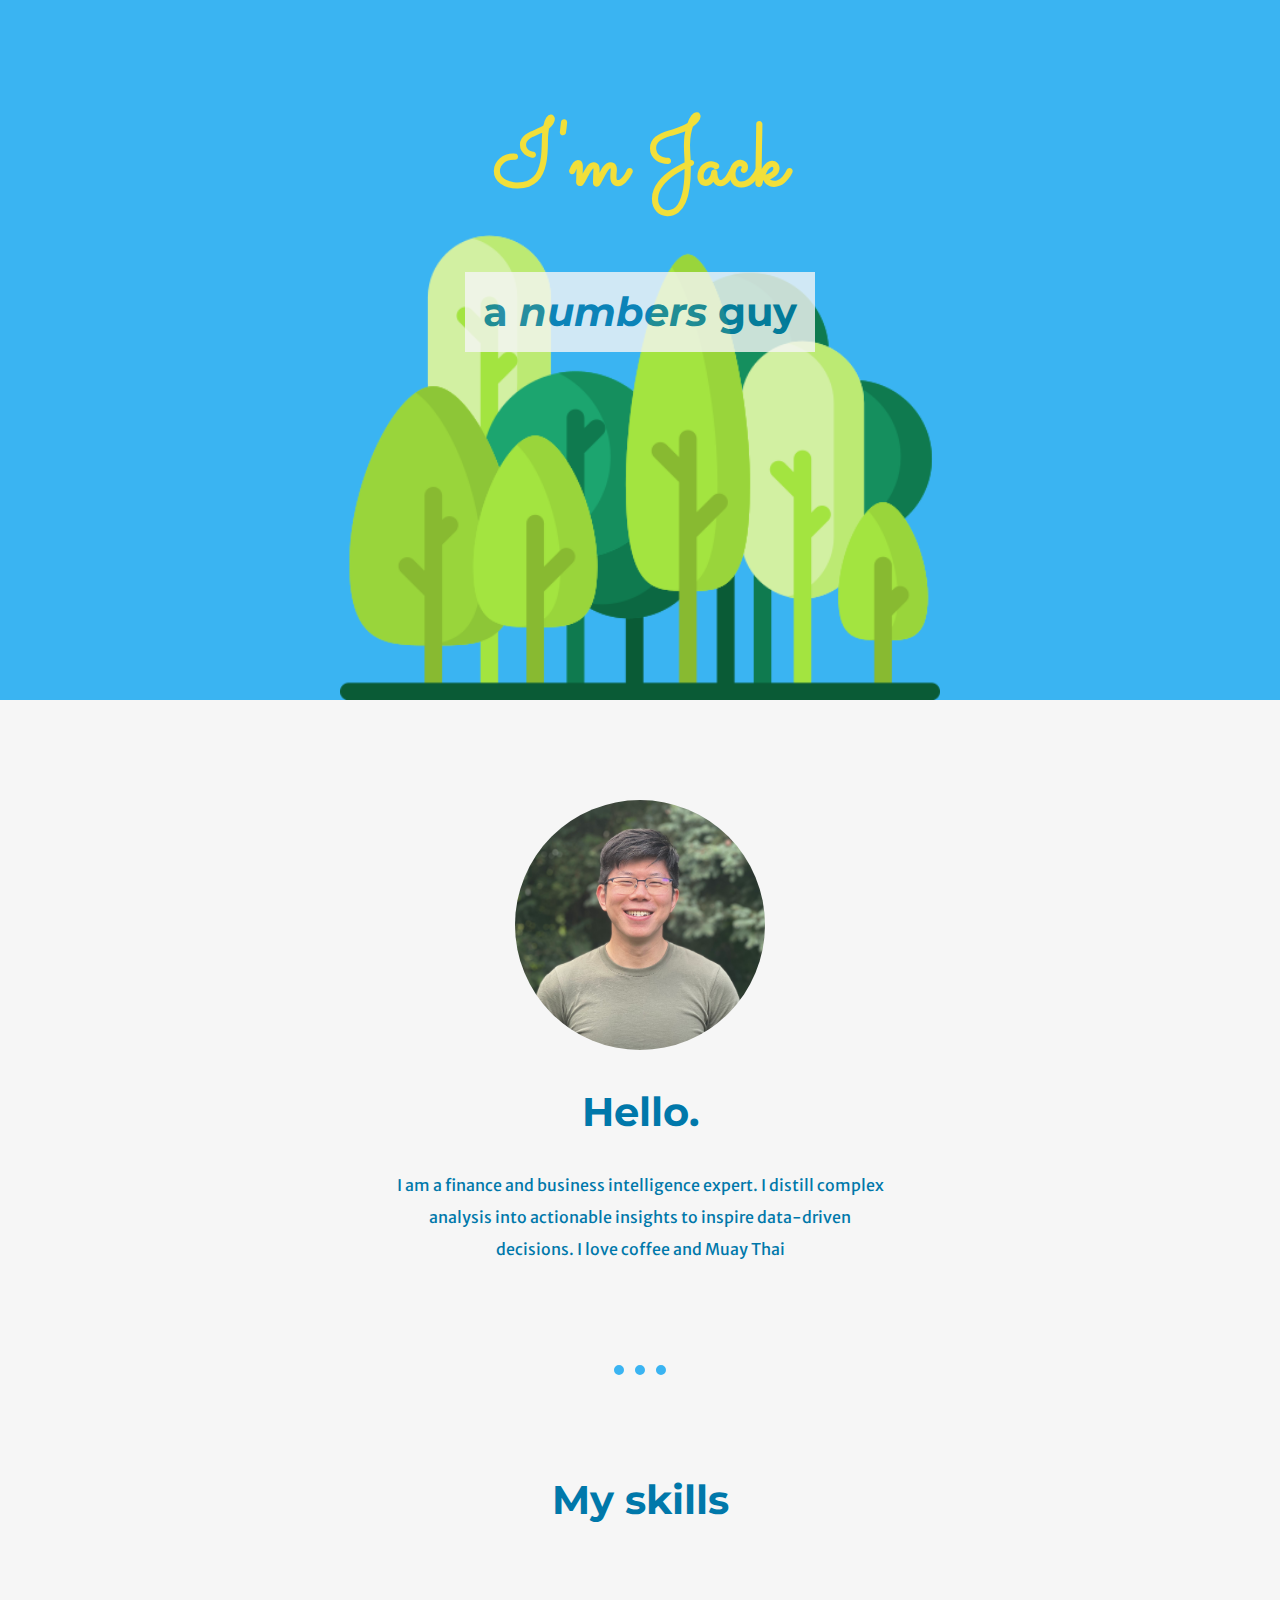
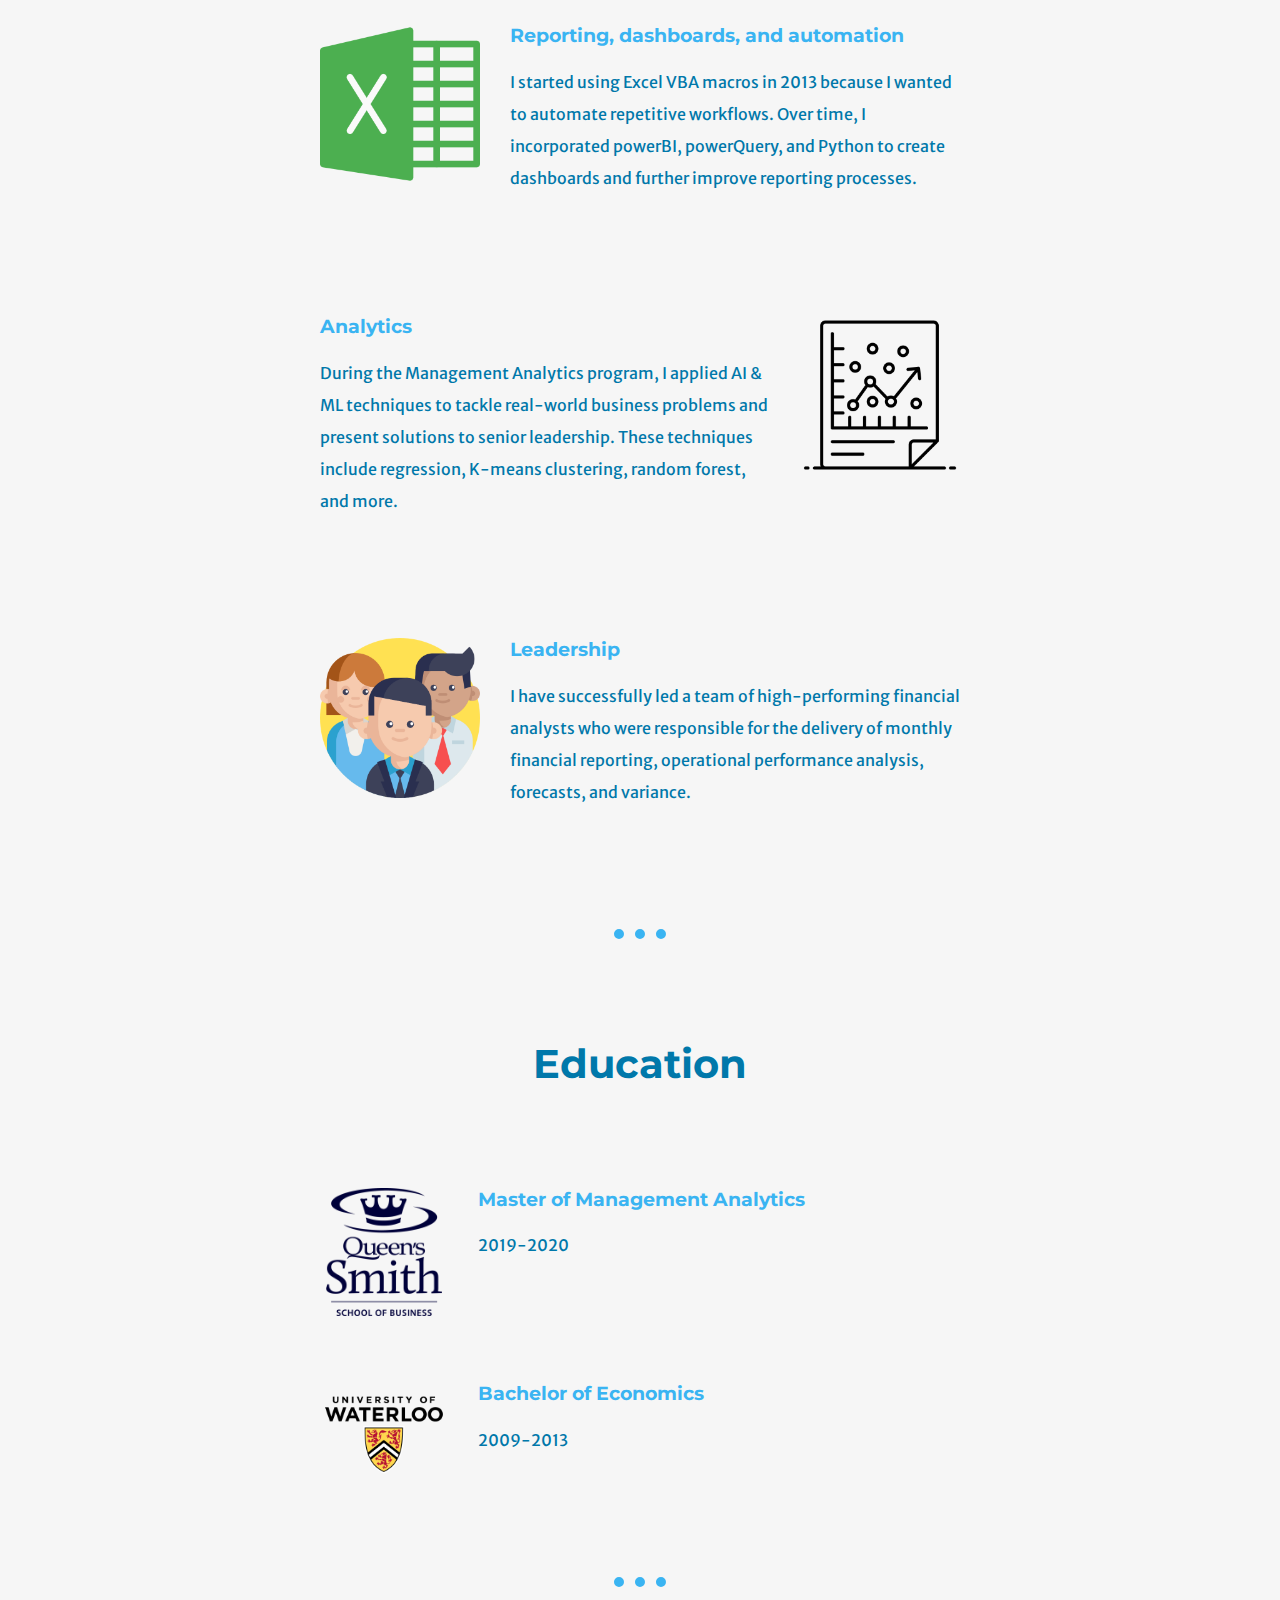
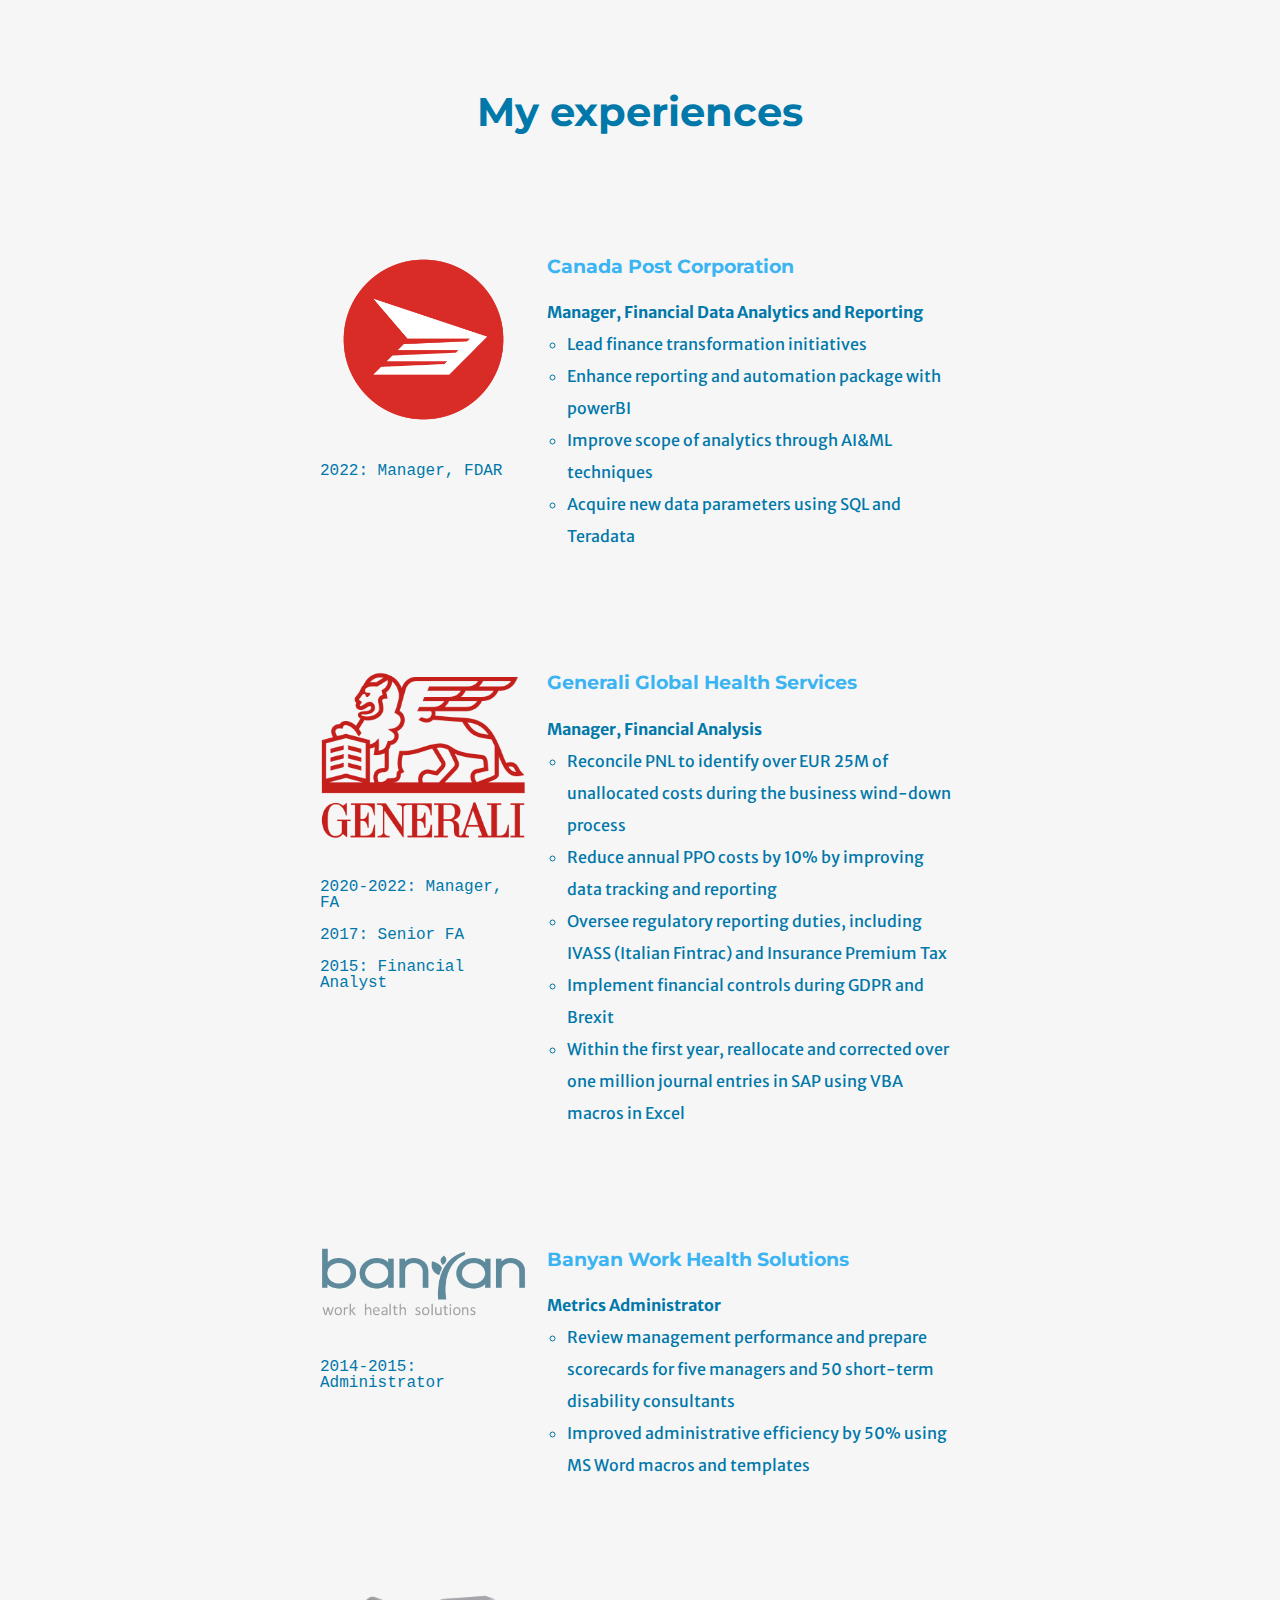
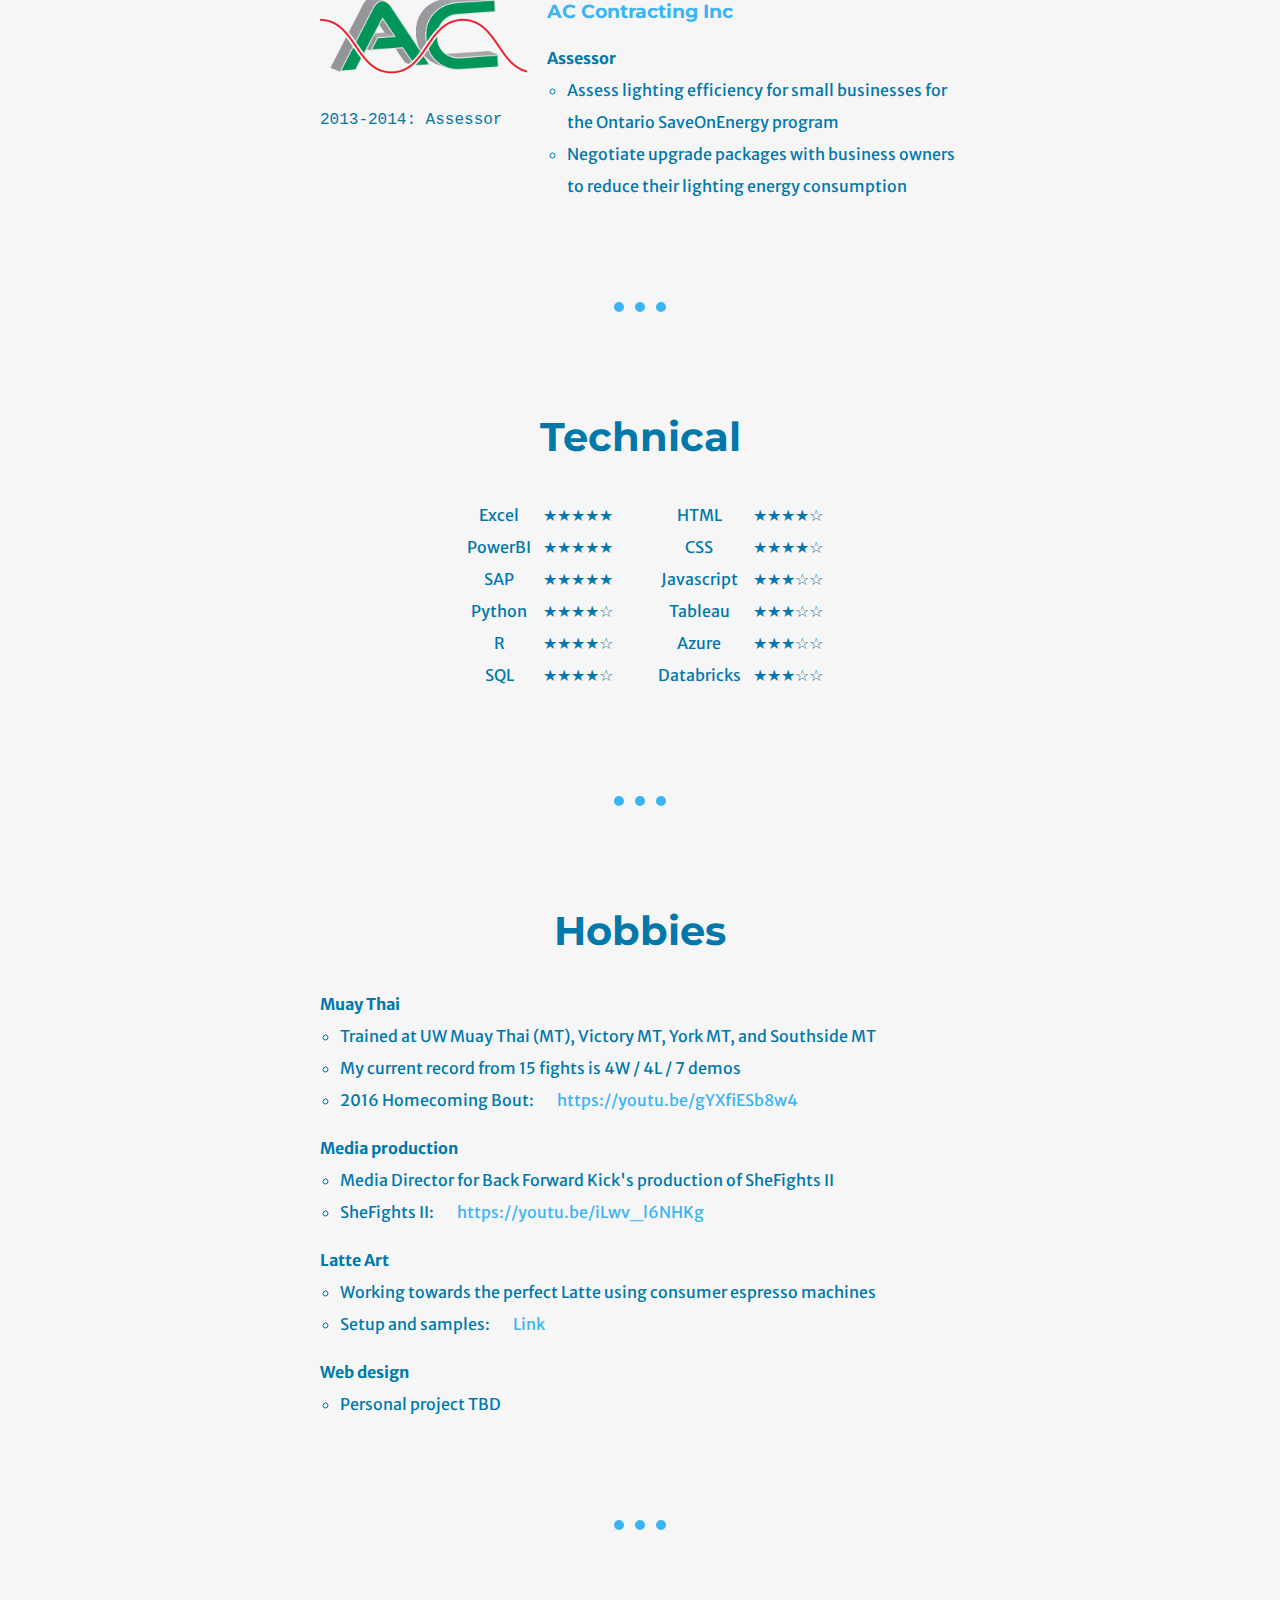
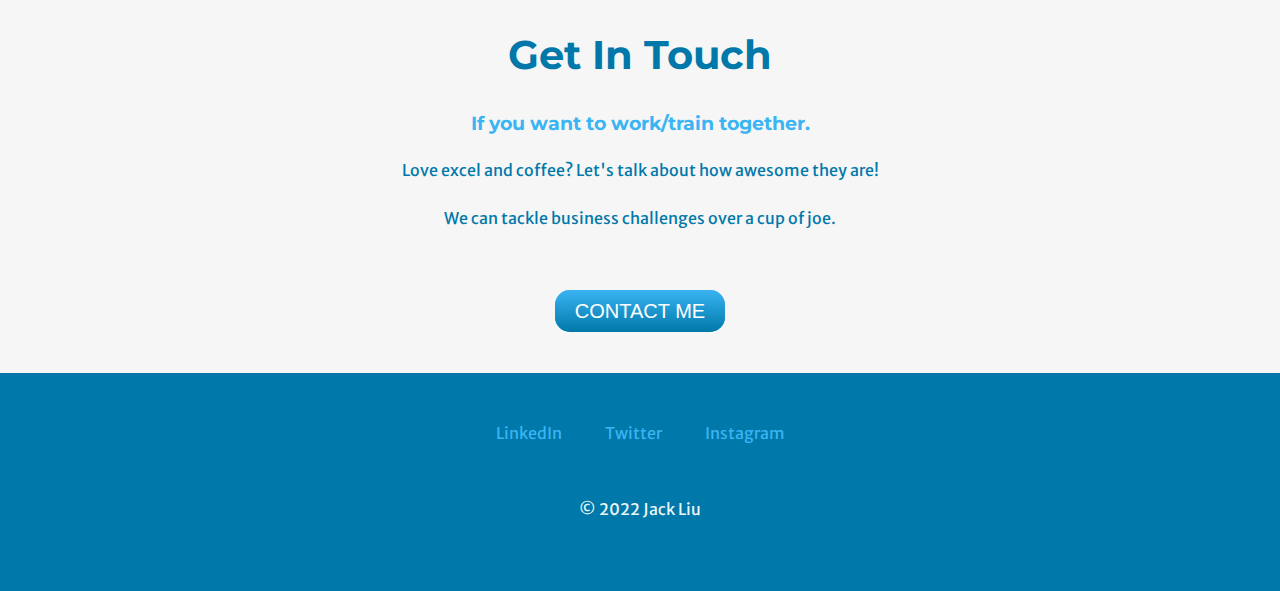
<file: index.html>
<!DOCTYPE html>
<html lang="en" dir="ltr">

<head>
  <meta charset="utf-8">
  <title>Jack Liu</title>
  <link rel="stylesheet" href="css/styles.css">
  <link rel="icon" href="images/FaviconJack2.ico">
  <link rel="preconnect" href="https://fonts.googleapis.com">
  <link rel="preconnect" href="https://fonts.gstatic.com" crossorigin>
  <link href="https://fonts.googleapis.com/css2?family=Merriweather+Sans&family=Montserrat&family=Sacramento&display=swap" rel="stylesheet">
</head>

<body>
  <div class="top-container">
    <img class="forest-img" src="images/forest.png" alt="forest">

    <div class="text-block">
      <h1>I'm Jack</h1>
      <h2>
        <p class="intro-text"> a <span class="pro">numbers</span> guy </p>
      </h2>
    </div>

  </div>

  <div class="middle-container">
    <div class="profile">
      <img class="profile-pic" src="images/profile.jpg" alt="profile-pic">
      <h2>Hello.</h2>
      <p class="profile-intro">I am a finance and business intelligence expert. I distill complex analysis into actionable insights to inspire data-driven decisions. I love coffee and Muay Thai</p>
    </div>
    <hr>
    <div class="skills">
      <h2>My skills</h2>
      <div class="skill-row">
        <img class="excel-img" src="images/excel.png" alt="excel">
        <h3>Reporting, dashboards, and automation</h3>
        <p>I started using Excel VBA macros in 2013 because I wanted to automate repetitive workflows. Over time, I incorporated powerBI, powerQuery, and Python to create dashboards and further improve reporting processes.</p>
      </div>
      <div class="skill-row">
        <img class="regression-img" src="images/regression.png" alt="regression">
        <h3>Analytics</h3>
        <p class="analytics-desc">During the Management Analytics program, I applied AI & ML techniques to tackle real-world business problems and present solutions to senior leadership. These techniques include regression, K-means
          clustering, random
          forest, and more.</p>
      </div>
      <div class="skill-row">
        <img class="lead-img" src="images/leadership.png" alt="leadership">
        <h3>Leadership</h3>
        <p class="lead-desc">I have successfully led a team of high-performing financial analysts who were responsible for the delivery of monthly financial reporting, operational performance analysis, forecasts, and variance.
      </div>
    </div>
    <hr>

    <h2>Education</h2>
    <div class="edu-row">
      <img class="smith-img" src="images/Smith.png" alt="SmithLogo">
      <h3>Master of Management Analytics</h3>
      <p>2019-2020</p>
    </div>

    <div class="edu-row">
      <img class="uwaterloo-img" src="images/UWaterloo.png" alt="UWlogo">
      <h3>Bachelor of Economics</h3>
      <p>2009-2013</p>
    </div>

    <hr />


    <h2>My experiences</h2>
    <div class="exp-row">
      <div class="exp-left">
        <img class="cpc-img" src="images/CPC-img.png" alt="CPC">
        <p class="exp-date">2022: Manager, FDAR</p>
      </div>
      <div class="exp-right">
        <h3>Canada Post Corporation</h3>
        <ul><strong>Manager, Financial Data Analytics and Reporting</strong>
          <ul>
            <li>Lead finance transformation initiatives</li>
            <li>Enhance reporting and automation package with powerBI</li>
            <li>Improve scope of analytics through AI&ML techniques</li>
            <li>Acquire new data parameters using SQL and Teradata</li>

          </ul>
        </ul>
      </div>
    </div>

    <div class="exp-row">
      <div class="exp-left">
        <img class="generali-img" src="images/Generali.png" alt="generali">
        <p class="exp-date">2020-2022: Manager, FA</p>
        <p class="exp-date">2017: Senior FA</p>
        <p class="exp-date">2015: Financial Analyst</p>
      </div>
      <div class="exp-right">
        <h3>Generali Global Health Services</h3>
        <ul><strong>Manager, Financial Analysis</strong>
          <ul>
            <li>Reconcile PNL to identify over EUR 25M of unallocated costs during the business wind-down process</li>
            <li>Reduce annual PPO costs by 10% by improving data tracking and reporting</li>
            <li>Oversee regulatory reporting duties, including IVASS (Italian Fintrac) and Insurance Premium Tax</li>
            <li>Implement financial controls during GDPR and Brexit</li>
            <li>Within the first year, reallocate and corrected over one million journal entries in SAP using VBA macros in Excel</li>
          </ul>
        </ul>
      </div>
    </div>

    <div class="exp-row">
      <div class="exp-left">
        <img class="banyan-img" src="images/Banyan.png" alt="banyan">
        <p class="exp-date">2014-2015: Administrator</p>
      </div>
      <div class="exp-right">
        <h3>Banyan Work Health Solutions</h3>
        <ul><strong>Metrics Administrator</strong>
          <ul>
            <li>Review management performance and prepare scorecards for five managers and 50 short-term disability consultants</li>
            <li>Improved administrative efficiency by 50% using MS Word macros and templates</li>
          </ul>
        </ul>
      </div>
    </div>

    <div class="exp-row">
      <div class="exp-left">
        <img class="ac-img" src="images/ac.png" alt="AC-Contracting">
        <p class="exp-date">2013-2014: Assessor</p>
      </div>
      <div class="exp-right">
        <h3>AC Contracting Inc</h3>
        <ul><strong>Assessor</strong>
          <ul>
            <li>Assess lighting efficiency for small businesses for the Ontario SaveOnEnergy program</li>
            <li>Negotiate upgrade packages with business owners to reduce their lighting energy consumption</li>
          </ul>
        </ul>
      </div>
    </div>

    <hr>

    <h2>Technical</h2>

    <div class="tech-box">

      <div class="tech-left">


        <table cellspacing="10">
          <tbody>
            <tr>
              <td>Excel</td>
              <td>★★★★★</td>
            </tr>
            <tr>
              <td>PowerBI</td>
              <td>★★★★★</td>
            </tr>
            <tr>
              <td>SAP</td>
              <td>★★★★★</td>
            </tr>
            <tr>
              <td>Python</td>
              <td>★★★★☆</td>
            </tr>
            <tr>
              <td>R</td>
              <td>★★★★☆</td>
            </tr>
            <tr>
              <td>SQL</td>
              <td>★★★★☆</td>
            </tr>
        </table>
      </div>

      <div class="tech-right">
        <table cellspacing="10">
          <tbody>
            <tr>
              <td>HTML</td>
              <td>★★★★☆</td>
            </tr>
            <tr>
              <td>CSS</td>
              <td>★★★★☆</td>
            </tr>
            <tr>
              <td>Javascript</td>
              <td>★★★☆☆</td>
            </tr>
            <tr>
              <td>Tableau</td>
              <td>★★★☆☆</td>
            </tr>
            <tr>
              <td>Azure</td>
              <td>★★★☆☆</td>
            </tr>
            <tr>
              <td>Databricks</td>
              <td>★★★☆☆</td>
            </tr>
        </table>

      </div>
    </div>

    <hr>
    <h2>Hobbies</h2>
    <div class="hobbies-box">
      <p>
      <ul><strong>Muay Thai</strong>
        <ul>
          <li>Trained at UW Muay Thai (MT), Victory MT, York MT, and Southside MT</li>
          <li>My current record from 15 fights is 4W / 4L / 7 demos</li>
          <li>2016 Homecoming Bout: <a href="https://youtu.be/gYXfiESb8w4" target="_blank">https://youtu.be/gYXfiESb8w4</a></li>
        </ul>
      </ul>
      </p>
      <p>
      <ul><strong>Media production</strong>
        <ul>
          <li>Media Director for Back Forward Kick's production of SheFights II</li>
          <li>SheFights II: <a href="https://youtu.be/iLwv_l6NHKg" target="_blank">https://youtu.be/iLwv_l6NHKg</a></li>
        </ul>
      </ul>
      </p>
      <ul><strong>Latte Art</strong>
        <ul>
          <li>Working towards the perfect Latte using consumer espresso machines</li>
          <li>Setup and samples: <a href="LatteArt.html" target="_blank">Link</a></li>
        </ul>
      </ul>
      </p>
      <ul><strong>Web design</strong>
        <ul>
          <li>Personal project TBD</li>
        </ul>
      </ul>
      </p>
    </div>

    <hr>

    <div class="contact-me">
      <h2>Get In Touch</h2>
      <h3>If you want to work/train together.</h3>
      <p>Love excel and coffee? Let's talk about how awesome they are!</p>
      <p>We can tackle business challenges over a cup of joe.</p>
      <a class="btn" href="mailto:jack.mu.liu@gmail.com" target="_blank">CONTACT ME</a>
    </div>
  </div>


  <div class="bottom-container">
    <a href="https://www.linkedin.com/in/jack-liu-5069b751/" target="_blank">LinkedIn</a>
    <a href="https://twitter.com/jackatkk" target="_blank">Twitter</a>
    <a href="https://www.instagram.com/jackatk/?hl=en" target="_blank">Instagram</a>
    <p class="copywrite">© 2022 Jack Liu</p>
  </div>

</body>

</html>
</file>
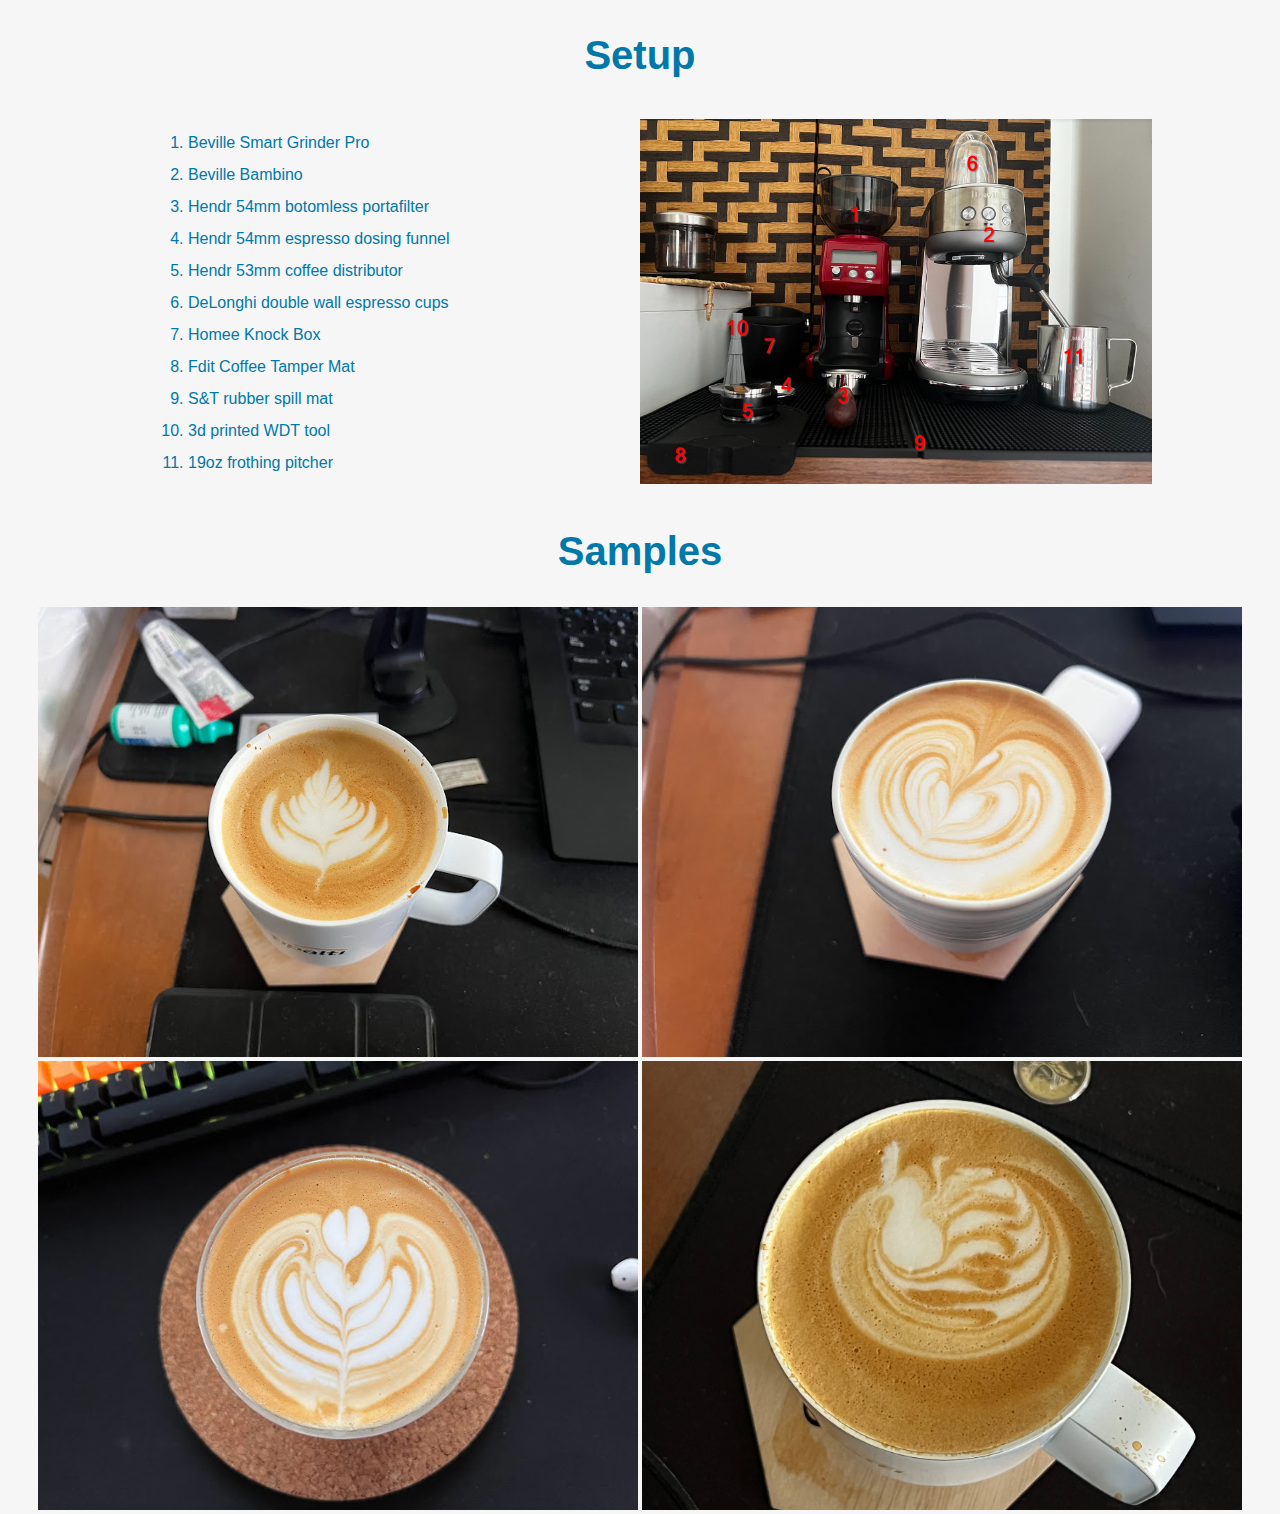
<file: LatteArt.html>
<!DOCTYPE html>
<html lang="en" dir="ltr">

<head>
  <meta charset="utf-8">
  <title> Jack's Latte Art</title>
  <link rel="stylesheet" href="css/styles.css">
</head>

<body>
  <h2>Setup</h2>
  <div class="latte-setup-box">
    <div class="latte-setup-left">




      <ol>
        <li>Beville Smart Grinder Pro</li>
        <li>Beville Bambino</li>
        <li>Hendr 54mm botomless portafilter</li>
        <li>Hendr 54mm espresso dosing funnel</li>
        <li>Hendr 53mm coffee distributor</li>
        <li>DeLonghi double wall espresso cups</li>
        <li>Homee Knock Box</li>
        <li>Fdit Coffee Tamper Mat</li>
        <li>S&T rubber spill mat</li>
        <li>3d printed WDT tool</li>
        <li>19oz frothing pitcher</li>
      </ol>
    </div>

    <div class="latte-setup-right">
      <img class="latte-setup-img" src="images\latte-setup.png" alt="Latte Art Setup">
    </div>

  </div>

  <h2>Samples</h2>

  <img class="latte-img" src="images\LatteArt01.jpg" alt="LatteArt01">
  <img class="latte-img" src="images\LatteArt02.jpg" alt="LatteArt02">
  <img class="latte-img" src="images\LatteArt03.jpg" alt="LatteArt03">
  <img class="latte-img" src="images\LatteArt04.jpg" alt="LatteArt04">


</body>

</html>
</file>
<file: css/styles.css>
a {
  margin-left: 20px;
  margin-right: 20px;
  text-decoration: none;
  color: #3AB4F2;
}

a:hover {
  color: #F2DF3A;
}

h1 {
  font-family: 'Sacramento', cursive;
  font-size: 5.625rem;
  color: #F2DF3A;
  margin: 50px auto 0 auto;
}

h2 {
  font-family: 'Montserrat', sans-serif;
  font-size: 2.5rem;
  font-weight: bold;
  color: #0078AA;
}

h3 {
  font-family: 'Montserrat', sans-serif;
  color: #3AB4F2;
}

body {
  color: #40514E;
  margin: 0;
  text-align: center;
  font-family: 'Merriweather Sans', sans-serif;
  background-color: #F6F6F6;
}

p{
    line-height: 2;
    color: #0078AA;
}

ul{
  line-height: 2;
  color: #0078AA;
  margin: 0;
  border: 0;
  padding: 0;
}

li{
  line-height: 2;
  color: #0078AA;
  margin: auto auto auto 20px;

}


hr {
  margin-top: 100px;
  margin-bottom: 100px;
  width: 4%;
  border-top: 10px dotted;
  border-bottom: 0;
  border-left: 0;
  border-right: 0;
  color: #3AB4F2;
  clear: both;
}

table{
  color: #0078AA;
  margin: auto;
}

.top-container {
  background-color: #3AB4F2;
  padding-top: 350px;
  position: relative;
  height: 350px;

}

.middle-container {
  padding-top: 100px;
}

.bottom-container {
  background-color: #0078AA;
  margin-top: 100px;
  padding-top: 50px;
  padding-bottom: 50px;
}

.intro-text{
  background-color: #F6F6F6;
  opacity: .8;
  width:350px;
  position: relative;
  margin-left: auto;
  margin-right: auto;
}

/*
.intro-text:hover {
  opacity: 0.8;
}*/


.text-block{
position: absolute;
top: 50px;
left: 0;
right: 0;
margin-left: auto;
margin-right: auto;
}



.profile-pic {
  height: 250px;
  width: 250px;
  object-fit: cover;
  border-radius: 50%;
}

.profile-intro {
  color: #0078AA;
  width: 500px;
  margin: auto auto 100px auto;
}

.skills {}

.skill-row {
  width: 50%;
  margin: 100px auto 100px auto;
  text-align: left;
  padding-bottom: 5px;
  max-width: 1100px;
}

.edu-row {
  width: 50%;
  margin: 100px auto 100px auto;
  text-align: left;
  padding-bottom: 5px;
  max-width: 1100px;
}

.exp-row {
  display:flex;
  /*flex-wrap: wrap;*/
  width: 50%;
    max-width: 1100px;
  margin: 100px auto 100px auto;
  text-align: left;
}

.exp-left{
  flex: 1;
  max-width: 250px;
  width: 50%;
  }

.exp-right{
  flex: 2;
  margin-left: 20px;
  max-width: 1100px;
}

.tech-box{
  display:flex;
  margin: auto;
  width:400px;
}

.tech-left{
  flex:1;
}

.tech-right{
  flex:1;
}

.hobbies-box{
  text-align: left;
  margin:auto;
  width:50%;
  max-width: 1100px;
}

/*
@media (max-width: 800px) {
  .flex-item-right, .flex-item-left {
    flex: 100%;
  }
}*/

.exp-date{
  line-height:1em;
  font-family: 'Courier New', monospace;

}

.lead-row {
  width: 50%;
  margin: 100px auto 100px auto;
  text-align: left;
}


.forest-img{
  width: 50%;
  min-width:360;
  max-width: 600px;
  position: absolute;
  bottom: 0;
  left: 0;
  right: 0;
  margin-left: auto;
  margin-right: auto;

}

.lead-img {
  width: 25%;
  max-width: 250px;
  float: left;
  margin-right: 30px;
}

.excel-img {
  width: 25%;
  max-width: 250px;
  float: left;
  margin-right: 30px;
}

.regression-img {
  width: 25%;
  max-width: 250px;
  float: right;
  margin-left: 30px;
}

.smith-img {
  width: 20%;
  max-width: 150px;
  float: left;
  margin-right: 30px;
}

.uwaterloo-img {
  width: 20%;
  max-width: 150px;
  float: left;
  margin-right: 30px;
}

.cpc-img {
  width: 100%;
  margin-right: 80px;
    max-width: 250px;
}

.generali-img {
  width: 100%;
  margin-right: 80px;
    max-width: 250px;
}

.banyan-img {
  width: 100%;
  max-width: 250px;
  margin-right: 80px;
}

.ac-img {
  width: 100%;
  max-width: 250px;
  margin-right: 80px;
}


.top-cloud {
  position: absolute;
  right: 300px;
  top: 50px;
}

.bottom-cloud {
  position: absolute;
  left: 300px;
  bottom: 300px;
}

.pro {
  font-style: italic;
}

.contact-me {
  margin-bottom: 100px;
}

.btn {
  background: #3AB4F2;
  background-image: -webkit-linear-gradient(top, #3AB4F2, #0078AA);
  background-image: -moz-linear-gradient(top, #3AB4F2, #0078AA);
  background-image: -ms-linear-gradient(top, #3AB4F2, #0078AA);
  background-image: -o-linear-gradient(top, #3AB4F2, #0078AA);
  background-image: linear-gradient(to bottom, #3AB4F2, #0078AA);
  -webkit-border-radius: 15;
  -moz-border-radius: 15;
  border-radius: 15px;
  font-family: Arial;
  color: #ffffff;
  font-size: 20px;
  padding: 10px 20px 10px 20px;
  text-decoration: none;
  position: relative;
  top: 50px;
}

.btn:hover {
  background: #75caff;
  background-image: -webkit-linear-gradient(top, #75caff, #3cb0fd);
  background-image: -moz-linear-gradient(top, #75caff, #3cb0fd);
  background-image: -ms-linear-gradient(top, #75caff, #3cb0fd);
  background-image: -o-linear-gradient(top, #75caff, #3cb0fd);
  background-image: linear-gradient(to bottom, #75caff, #3cb0fd);
  text-decoration: none;
}


.copywrite {
  margin-top: 50px;
  color: #EAF6F6;
}

.latte-img{
  width:70%;
  max-width:600px;
}
.latte-setup-img{
  width:100%;
  min-width: 300px;
}
.latte-setup-box{
  display:flex;
  width:80%;
  margin: auto;
  flex-wrap: wrap;
  max-width: 1200px;
}
.latte-setup-left{
  flex: 1;
  max-width: 800px;
  text-align: left;

}
.latte-setup-right{
  flex: 1;
  max-width: 800px;
  margin: auto;
}
</file>
